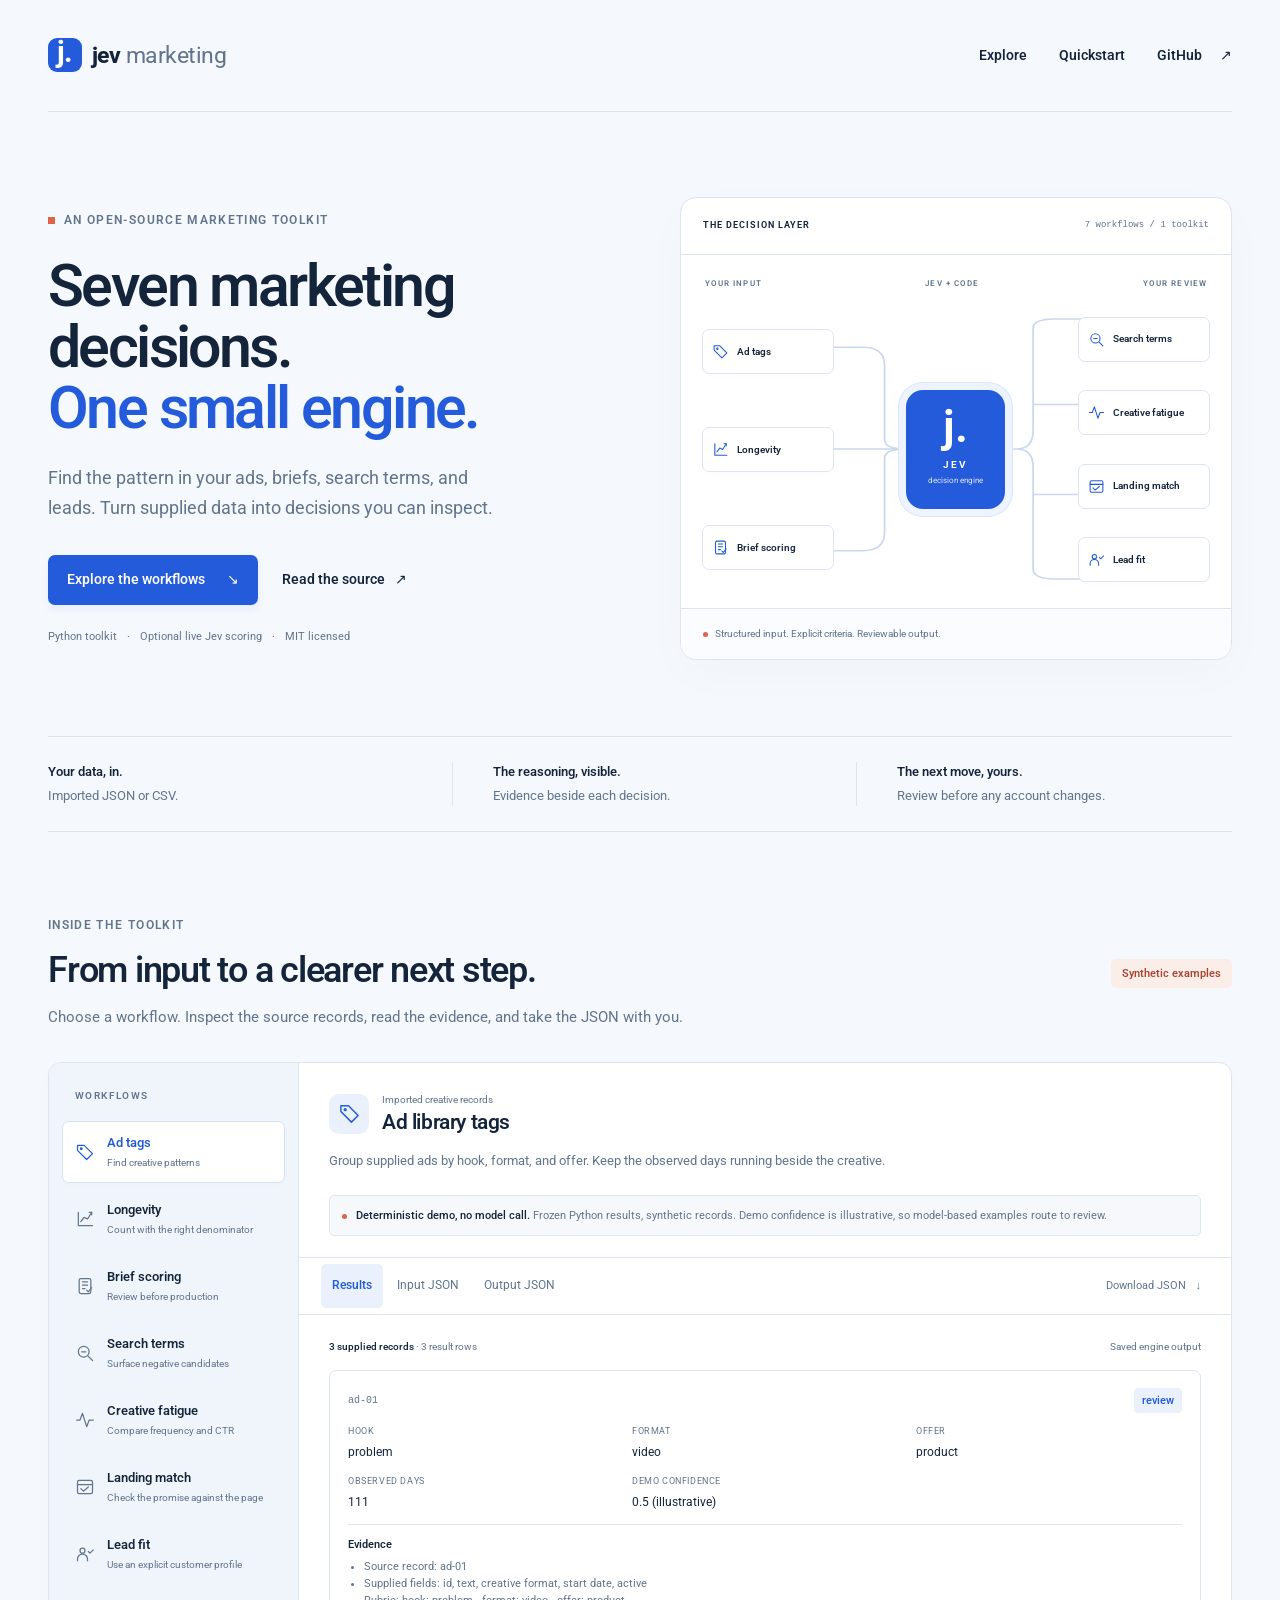
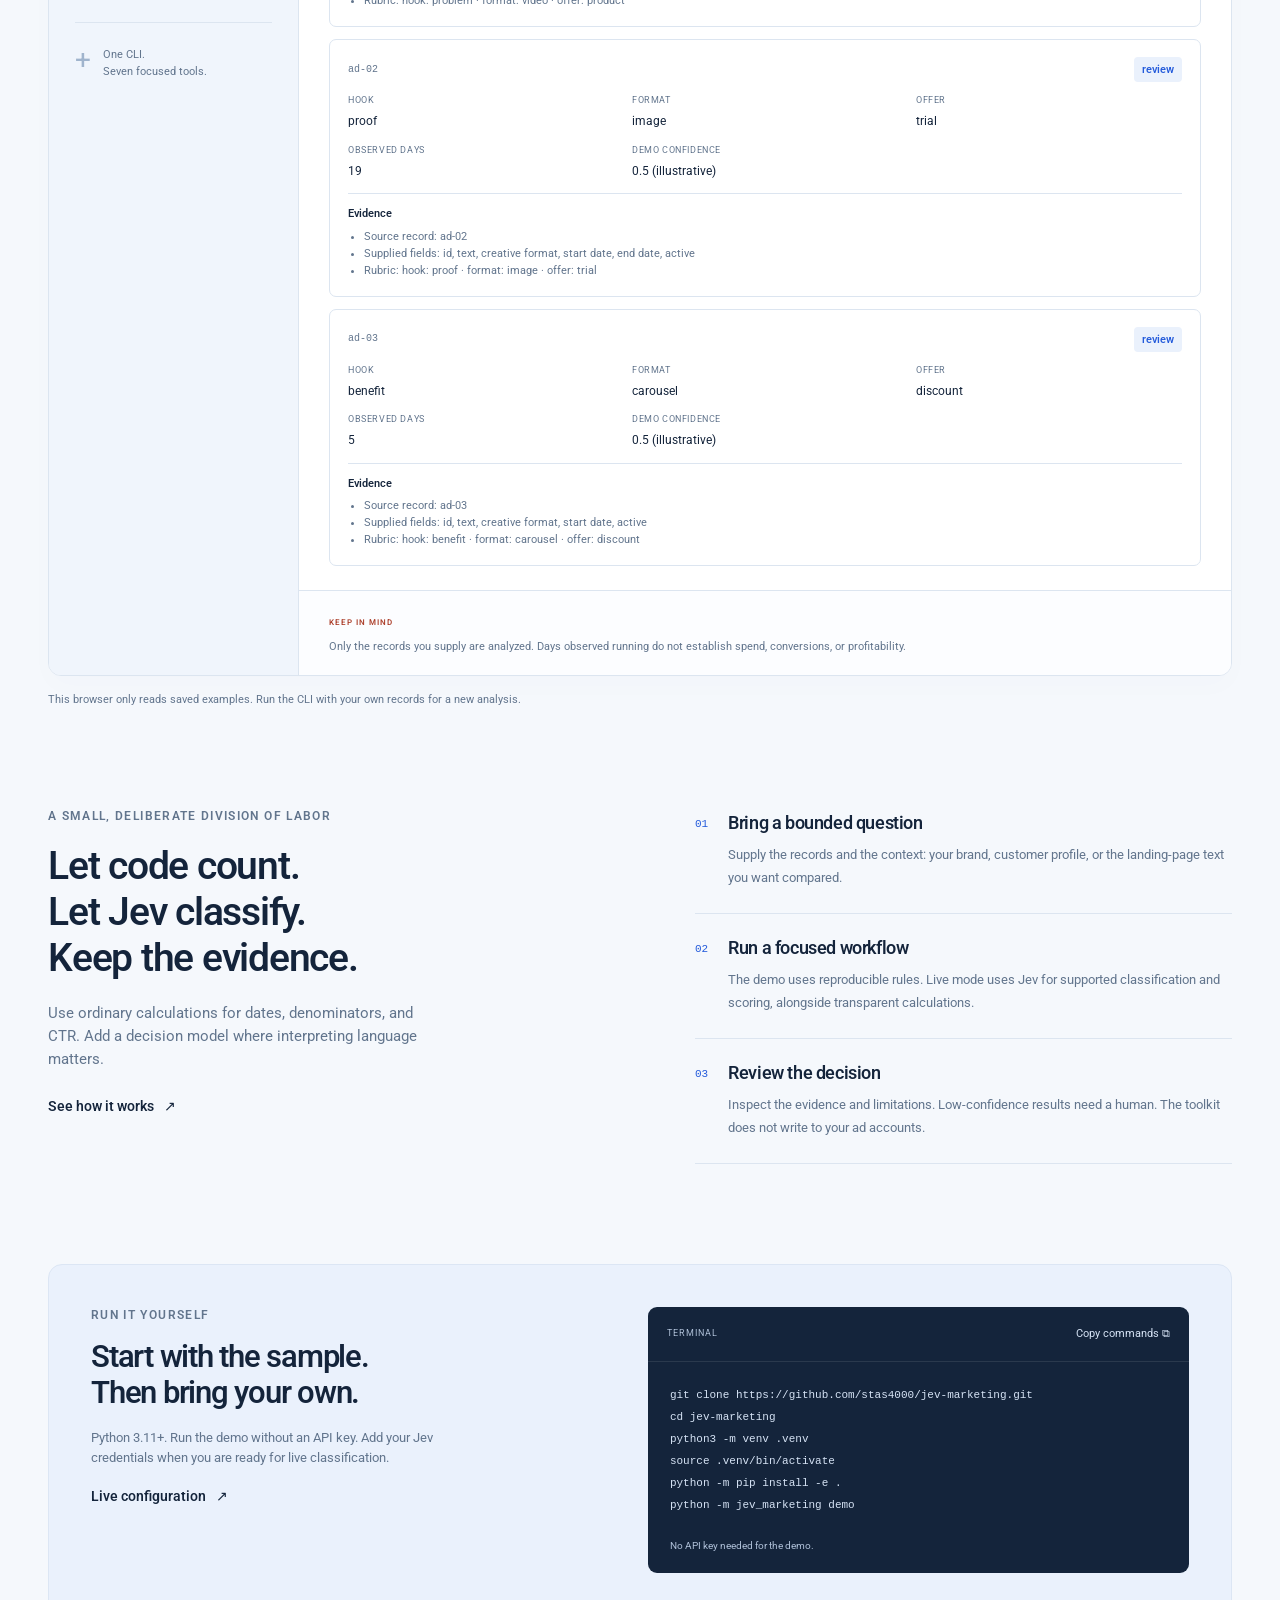
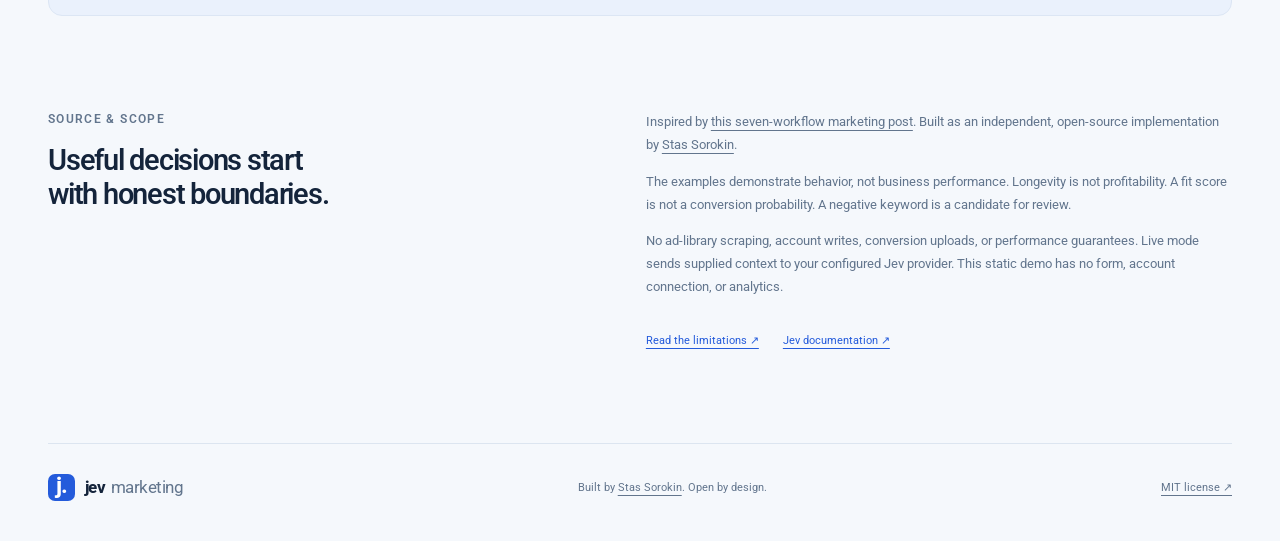
<file: docs/index.html>
<!doctype html>
<html lang="en">
<head>
  <meta charset="utf-8">
  <meta name="viewport" content="width=device-width, initial-scale=1">
  <meta name="description" content="Seven inspectable marketing workflows. An open-source Python toolkit with an optional Jev decision engine and a reproducible, synthetic demo.">
  <meta name="theme-color" content="#f5f8fc">
  <meta property="og:title" content="Jev Marketing · Seven marketing decisions. One small engine.">
  <meta property="og:description" content="From ad tags to lead fit. Explore seven reproducible marketing workflows, with every input and decision in view.">
  <title>Jev Marketing · Seven marketing decisions. One small engine.</title>
  <link rel="preconnect" href="https://fonts.googleapis.com">
  <link rel="preconnect" href="https://fonts.gstatic.com" crossorigin>
  <link href="https://fonts.googleapis.com/css2?family=Roboto:wght@400;450;500;550;600;650;700;750&display=swap" rel="stylesheet">
  <link rel="stylesheet" href="style.css">
  <script src="app.js" defer></script>
</head>
<body>
<a class="skip" href="#workbench">Skip to the examples</a>
<header class="site-header wrap">
  <a class="brand" href="./" aria-label="Jev Marketing home"><span class="brand-mark" aria-hidden="true">j.</span>jev<span class="brand-product">marketing</span></a>
  <nav aria-label="Main navigation"><a href="#workbench">Explore</a><a href="#quickstart">Quickstart</a><a class="source-link" href="https://github.com/stas4000/jev-marketing">GitHub <span aria-hidden="true">↗</span></a></nav>
</header>
<main>
  <section class="hero wrap" aria-labelledby="hero-title">
    <div class="hero-copy">
      <p class="eyebrow"><span class="tiny-square"></span> An open-source marketing toolkit</p>
      <h1 id="hero-title">Seven marketing<br>decisions.<br><span>One small engine.</span></h1>
      <p class="hero-description">Find the pattern in your ads, briefs, search terms, and leads. Turn supplied data into decisions you can inspect.</p>
      <div class="hero-actions"><a href="#workbench" class="button primary">Explore the workflows <span aria-hidden="true">↘</span></a><a href="https://github.com/stas4000/jev-marketing" class="text-link">Read the source <span aria-hidden="true">↗</span></a></div>
      <p class="hero-footnote">Python toolkit <span>·</span> Optional live Jev scoring <span>·</span> MIT licensed</p>
    </div>
    <div class="engine-map" aria-label="Seven workflows share one decision engine">
      <div class="map-caption"><span>THE DECISION LAYER</span><span class="mono">7 workflows / 1 toolkit</span></div>
      <div class="map-flow"><span>YOUR INPUT</span><span>JEV + CODE</span><span>YOUR REVIEW</span></div>
      <div class="map-circuit">
        <svg class="wires" viewBox="0 0 500 350" preserveAspectRatio="none" aria-hidden="true"><path d="M130 63 H165 Q185 63 185 83 V165 Q185 175 205 175 H245 M130 175 H205 M130 287 H165 Q185 287 185 267 V185 Q185 175 205 175 M275 175 H305 Q320 175 320 155 V42 Q320 32 340 32 H370 M320 126 H370 M320 225 H370 M305 175 Q320 175 320 195 V307 Q320 318 340 318 H370"/></svg>
        <div class="map-column map-left">
          <a class="map-node" href="#workbench" data-workflow="ad_tags"><span class="node-icon" data-icon="ad_tags"></span><span>Ad tags</span></a>
          <a class="map-node" href="#workbench" data-workflow="survival"><span class="node-icon" data-icon="survival"></span><span>Longevity</span></a>
          <a class="map-node" href="#workbench" data-workflow="briefs"><span class="node-icon" data-icon="briefs"></span><span>Brief scoring</span></a>
        </div>
        <div class="engine-core"><span class="core-letter">j.</span><span class="core-name">JEV</span><span class="core-caption">decision engine</span></div>
        <div class="map-column map-right">
          <a class="map-node" href="#workbench" data-workflow="search_terms"><span class="node-icon" data-icon="search_terms"></span><span>Search terms</span></a>
          <a class="map-node" href="#workbench" data-workflow="fatigue"><span class="node-icon" data-icon="fatigue"></span><span>Creative fatigue</span></a>
          <a class="map-node" href="#workbench" data-workflow="landing_match"><span class="node-icon" data-icon="landing_match"></span><span>Landing match</span></a>
          <a class="map-node" href="#workbench" data-workflow="leads"><span class="node-icon" data-icon="leads"></span><span>Lead fit</span></a>
        </div>
      </div>
      <div class="map-footer"><span class="map-dot"></span> Structured input. Explicit criteria. Reviewable output.</div>
    </div>
  </section>
  <div class="principles wrap"><p><b>Your data, in.</b><span>Imported JSON or CSV.</span></p><p><b>The reasoning, visible.</b><span>Evidence beside each decision.</span></p><p><b>The next move, yours.</b><span>Review before any account changes.</span></p></div>
  <section class="workbench-section wrap" id="workbench" aria-labelledby="workbench-title">
    <div class="section-heading"><div><p class="eyebrow">Inside the toolkit</p><h2 id="workbench-title">From input to a clearer next step.</h2></div><span class="sample-badge">Synthetic examples</span></div>
    <p class="section-description">Choose a workflow. Inspect the source records, read the evidence, and take the JSON with you.</p>
    <div class="workbench">
      <aside class="workflow-sidebar"><p class="sidebar-label">WORKFLOWS</p><div id="workflow-picker" aria-label="Choose a workflow"></div><div class="sidebar-note"><span class="small-cross" aria-hidden="true">+</span><p>One CLI.<br>Seven focused tools.</p></div></aside>
      <div class="workspace">
        <div class="workspace-heading"><div class="workspace-title-row"><span class="workspace-icon" id="workspace-icon" aria-hidden="true"></span><div><p class="workspace-kicker" id="workflow-kicker">Imported creative records</p><h3 id="workflow-title">Ad library tags</h3></div></div><p id="workflow-description">Group supplied ads by their hook, format, and offer.</p></div>
        <div class="demo-notice"><span class="notice-dot"></span><span><b>Deterministic demo, no model call.</b> Frozen Python results, synthetic records. Demo confidence is illustrative, so model-based examples route to review.</span></div>
        <div class="workspace-toolbar"><div class="view-tabs" role="group" aria-label="Example view"><button type="button" id="view-results" data-view="results" aria-pressed="true">Results</button><button type="button" id="view-input" data-view="input" aria-pressed="false">Input JSON</button><button type="button" id="view-output" data-view="output" aria-pressed="false">Output JSON</button></div><button class="download" id="download-json" type="button">Download JSON <span aria-hidden="true">↓</span></button></div>
        <div id="example-content" class="example-content" aria-live="polite"><p>Loading the saved examples…</p></div>
        <div class="workflow-boundary"><span class="boundary-label">KEEP IN MIND</span><p id="workflow-boundary"></p></div>
      </div>
    </div>
    <p class="workbench-caption">This browser only reads saved examples. Run the CLI with your own records for a new analysis.</p>
    <noscript><p>JavaScript is needed for the interactive workbench. <a href="data.json">Download all saved inputs and outputs</a> or <a href="https://github.com/stas4000/jev-marketing/tree/main/examples">browse the fixtures on GitHub</a>.</p></noscript>
  </section>
  <section class="method-section wrap" id="method" aria-labelledby="method-title">
    <div class="method-intro"><p class="eyebrow">A small, deliberate division of labor</p><h2 id="method-title">Let code count.<br>Let Jev classify.<br>Keep the evidence.</h2><p>Use ordinary calculations for dates, denominators, and CTR. Add a decision model where interpreting language matters.</p><a class="text-link" href="https://github.com/stas4000/jev-marketing/tree/main/jev_marketing">See how it works <span aria-hidden="true">↗</span></a></div>
    <div class="method-steps"><article><span class="step-index">01</span><div><h3>Bring a bounded question</h3><p>Supply the records and the context: your brand, customer profile, or the landing-page text you want compared.</p></div></article><article><span class="step-index">02</span><div><h3>Run a focused workflow</h3><p>The demo uses reproducible rules. Live mode uses Jev for supported classification and scoring, alongside transparent calculations.</p></div></article><article><span class="step-index">03</span><div><h3>Review the decision</h3><p>Inspect the evidence and limitations. Low-confidence results need a human. The toolkit does not write to your ad accounts.</p></div></article></div>
  </section>
  <section class="quickstart wrap" id="quickstart" aria-labelledby="quickstart-title"><div><p class="eyebrow">Run it yourself</p><h2 id="quickstart-title">Start with the sample.<br>Then bring your own.</h2><p>Python 3.11+. Run the demo without an API key. Add your Jev credentials when you are ready for live classification.</p><a class="text-link" href="https://github.com/stas4000/jev-marketing#live-jev">Live configuration <span aria-hidden="true">↗</span></a></div><div class="terminal"><div class="terminal-heading"><span>TERMINAL</span><button type="button" id="copy-command">Copy commands <span aria-hidden="true">⧉</span></button></div><pre><code id="install-command">git clone https://github.com/stas4000/jev-marketing.git
cd jev-marketing
python3 -m venv .venv
source .venv/bin/activate
python -m pip install -e .
python -m jev_marketing demo</code></pre><p id="copy-status" role="status">No API key needed for the demo.</p></div></section>
  <section class="provenance wrap" aria-labelledby="provenance-title"><div><p class="eyebrow">Source &amp; scope</p><h2 id="provenance-title">Useful decisions start<br>with honest boundaries.</h2></div><div><p>Inspired by <a href="https://x.com/korzhov_dm/status/2101438112693948495">this seven-workflow marketing post</a>. Built as an independent, open-source implementation by <a href="https://github.com/stas4000">Stas Sorokin</a>.</p><p>The examples demonstrate behavior, not business performance. Longevity is not profitability. A fit score is not a conversion probability. A negative keyword is a candidate for review.</p><p>No ad-library scraping, account writes, conversion uploads, or performance guarantees. Live mode sends supplied context to your configured Jev provider. This static demo has no form, account connection, or analytics.</p><div class="provenance-links"><a href="https://github.com/stas4000/jev-marketing#limitations">Read the limitations ↗</a><a href="https://docs.typesafe.ai">Jev documentation ↗</a></div></div></section>
</main>
<footer class="wrap"><a class="brand" href="./"><span class="brand-mark" aria-hidden="true">j.</span>jev<span class="brand-product">marketing</span></a><p>Built by <a href="https://github.com/stas4000">Stas Sorokin</a>. Open by design.</p><a href="https://github.com/stas4000/jev-marketing/blob/main/LICENSE">MIT license ↗</a></footer>
</body>
</html>
</file>
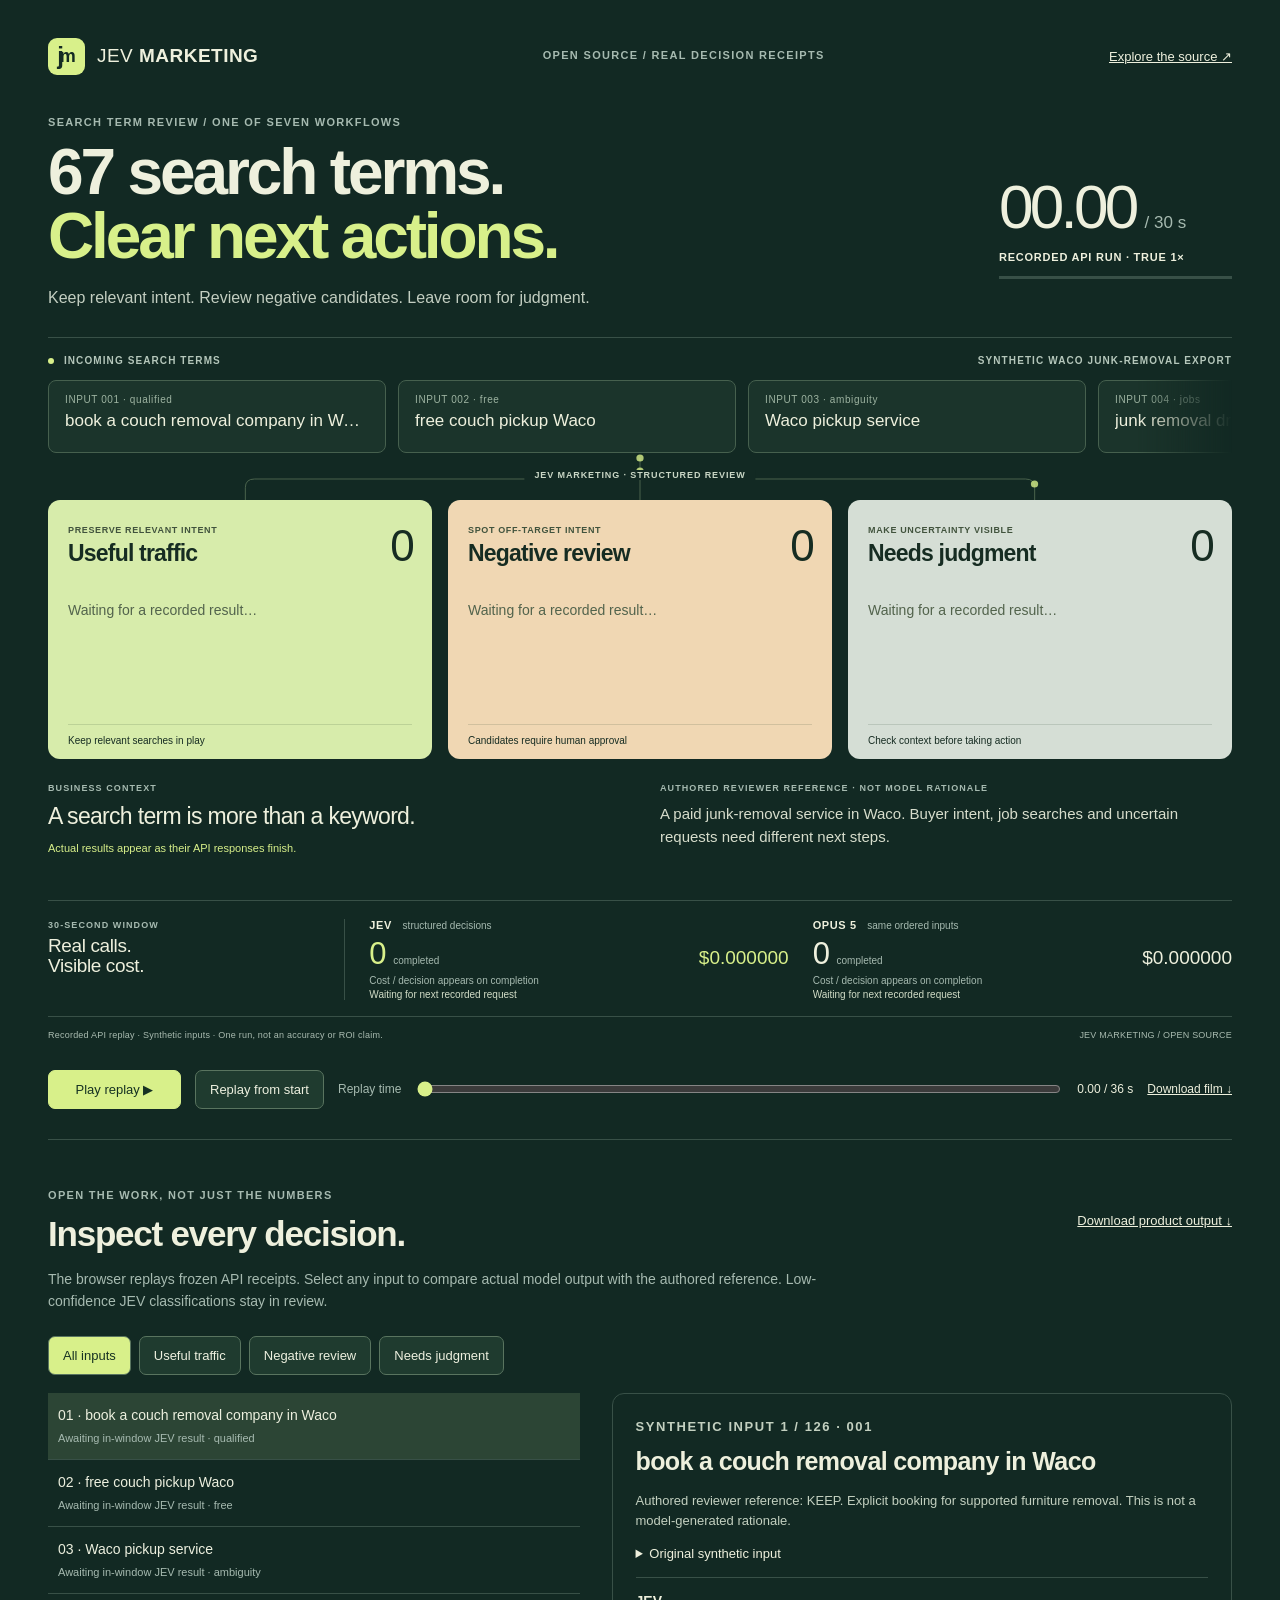
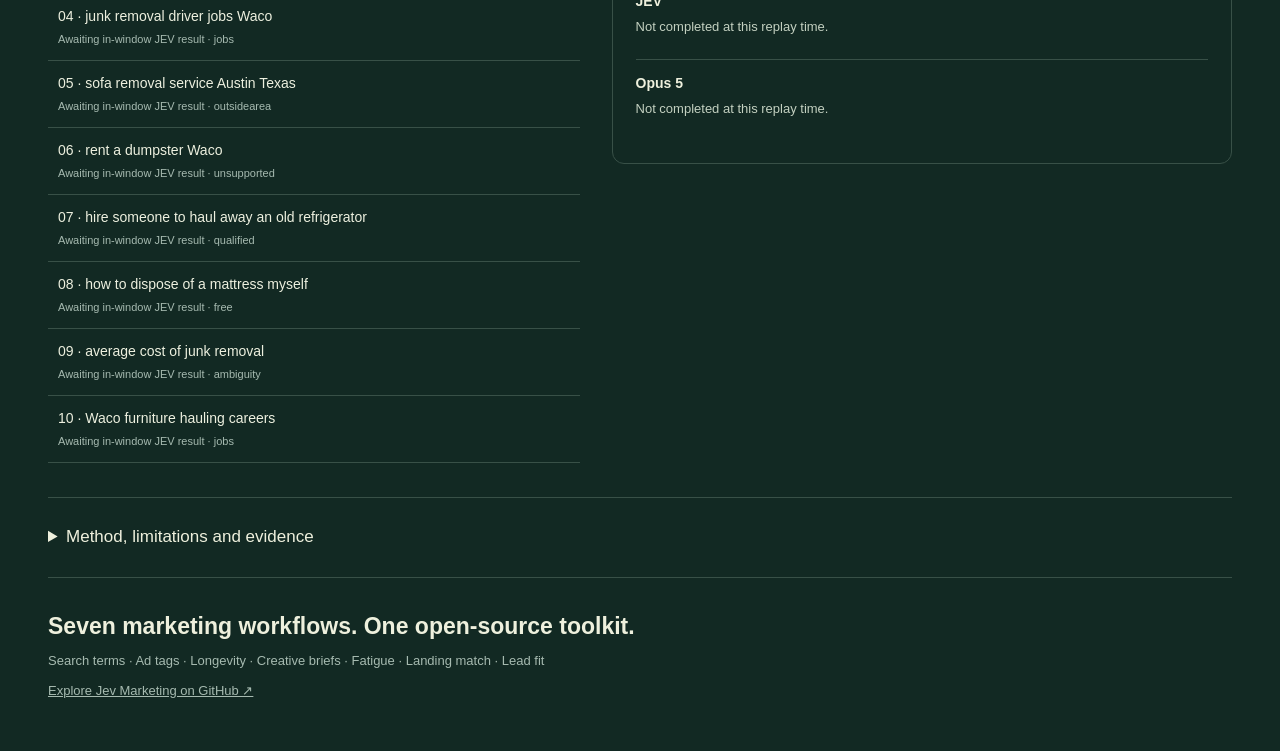
<file: docs/race/index.html>
<!doctype html>
<html lang="en"><head><meta charset="utf-8"><meta name="viewport" content="width=device-width,initial-scale=1"><meta name="theme-color" content="#122923"><title>Jev Marketing | From search terms to next actions</title><meta name="description" content="An open-source marketing toolkit. Watch a recorded 30-second search-term review, inspect every decision, and download the evidence."><link rel="stylesheet" href="style.css"></head>
<body><main>
<header class="masthead"><a class="brand" href="https://github.com/stas4000/jev-marketing"><span class="brand-mark" aria-hidden="true">j<span>m</span></span><span>JEV <strong>MARKETING</strong></span></a><span class="edition">OPEN SOURCE / REAL DECISION RECEIPTS</span><a class="source-link" href="https://github.com/stas4000/jev-marketing">Explore the source ↗</a></header>
<div id="loading" role="status">Loading recorded API evidence…</div>
<div id="experience" hidden>

<section class="hero"><div><p class="eyebrow" id="eyebrow">SEARCH TERM REVIEW / ONE OF SEVEN WORKFLOWS</p><h1 id="headline">Noisy search terms.<br><em>Clear next actions.</em></h1><p id="subhead">Keep relevant intent. Review negative candidates. Leave room for judgment.</p></div><div class="clock-block"><div><strong id="clock">00.00</strong><span>/ 30 s</span></div><p id="clock-label">RECORDED API RUN · TRUE 1×</p><div class="clock-track"><i id="clock-progress"></i></div></div></section>
<section class="workspace" aria-label="Search-term review workflow">
<div id="workflow">
<div class="input-heading"><span><i class="live-dot"></i> INCOMING SEARCH TERMS</span><span>SYNTHETIC WACO JUNK-REMOVAL EXPORT</span></div>
<div class="input-window"><div id="input-track" class="input-track"></div></div>
<div class="routing"><svg viewBox="0 0 1296 48" preserveAspectRatio="none" aria-hidden="true"><path d="M648 0V14 Q648 24 638 24 H226 Q216 24 216 34 V48 M648 14V48 M648 14 Q648 24 658 24 H1070 Q1080 24 1080 34 V48"/><circle id="packet-keep" r="4"/><circle id="packet-negative_candidate" r="4"/><circle id="packet-review" r="4"/></svg><span>JEV MARKETING · STRUCTURED REVIEW</span></div>
<div class="queues">
<article class="queue keep"><div class="queue-top"><div><p class="eyebrow">PRESERVE RELEVANT INTENT</p><h2>Useful traffic</h2></div><strong id="count-keep">0</strong></div><div class="queue-feed" id="feed-keep"></div><p class="queue-foot">Keep relevant searches in play</p></article>
<article class="queue negative_candidate"><div class="queue-top"><div><p class="eyebrow">SPOT OFF-TARGET INTENT</p><h2>Negative review</h2></div><strong id="count-negative_candidate">0</strong></div><div class="queue-feed" id="feed-negative_candidate"></div><p class="queue-foot">Candidates require human approval</p></article>
<article class="queue review"><div class="queue-top"><div><p class="eyebrow">MAKE UNCERTAINTY VISIBLE</p><h2>Needs judgment</h2></div><strong id="count-review">0</strong></div><div class="queue-feed" id="feed-review"></div><p class="queue-foot">Check context before taking action</p></article>
</div>
<div class="reference" id="reference"><div><p class="eyebrow" id="focus-label">BUSINESS CONTEXT</p><h3 id="focus-query">A search term is more than a keyword.</h3><span id="focus-decision">Actual results appear as their API responses finish.</span></div><div><p class="eyebrow">AUTHORED REVIEWER REFERENCE · NOT MODEL RATIONALE</p><p id="focus-reason">A paid junk-removal service in Waco. Buyer intent, job searches and uncertain requests need different next steps.</p></div></div>
</div>
<div id="outcome" hidden><p class="eyebrow">THE OUTPUT / 30 SECONDS OF RECORDED WORK</p><h2 id="outcome-title">Your next review.<br><em>Already organized.</em></h2><div class="outcome-counts"><div><strong id="out-keep"></strong><span>relevant searches kept</span></div><div><strong id="out-negative_candidate"></strong><span>negative-keyword candidates</span></div><div><strong id="out-review"></strong><span>need human review</span></div></div><p id="disagreement-note"></p><p>Negative candidates stay in human review. No ad account changes.</p><div class="outcome-cta"><strong>JEV MARKETING <span>OPEN SOURCE</span></strong><span>github.com/stas4000/jev-marketing ↗</span></div></div>
</section>
<section class="evidence-bar" aria-label="Recorded throughput and API cost"><div class="metric-intro"><p class="eyebrow">30-SECOND WINDOW</p><strong>Real calls.<br>Visible cost.</strong></div><div class="model-metric jev"><p>JEV <span>structured decisions</span></p><div><strong id="jev-count">0</strong><span>completed</span><b id="jev-cost">$0.000000</b></div><small id="jev-unit">Cost / decision appears on completion</small><small class="active-query" id="jev-active">Waiting for recorded request</small></div><div class="model-metric opus"><p>OPUS 5 <span>same ordered inputs</span></p><div><strong id="opus-count">0</strong><span>completed</span><b id="opus-cost">$0.000000</b></div><small id="opus-unit">Cost / decision appears on completion</small><small class="active-query" id="opus-active">Waiting for recorded request</small></div></section>
<p class="film-foot"><span>Recorded API replay · Synthetic inputs · One run, not an accuracy or ROI claim.</span><span>JEV MARKETING / OPEN SOURCE</span></p>

<section class="controls" aria-label="Replay controls"><button type="button" id="play">Play replay ▶</button><button type="button" id="restart">Replay from start</button><label for="timeline">Replay time</label><input id="timeline" type="range" min="0" max="36" step="0.001" value="0"><output id="time" for="timeline">0.00 / 36 s</output><a href="jev-marketing-race.mp4" download>Download film ↓</a></section>
<section class="inspect-section"><div class="section-heading"><div><p class="eyebrow">OPEN THE WORK, NOT JUST THE NUMBERS</p><h2>Inspect every decision.</h2></div><a id="export" href="product-output.json" download>Download product output ↓</a></div><p class="inspect-note">The browser replays frozen API receipts. Select any input to compare actual model output with the authored reference. Low-confidence JEV classifications stay in review.</p><div class="filters" role="group" aria-label="Filter product queue"><button data-filter="all" aria-pressed="true">All inputs</button><button data-filter="keep" aria-pressed="false">Useful traffic</button><button data-filter="negative_candidate" aria-pressed="false">Negative review</button><button data-filter="review" aria-pressed="false">Needs judgment</button></div><div class="inspector"><div id="records" class="records"></div><article class="inspection"><p class="eyebrow" id="selected-position"></p><h3 id="selected-title"></h3><p id="selected-reference"></p><details><summary>Original synthetic input</summary><pre id="selected-input"></pre></details><div id="selected-results"></div></article></div></section>
<details class="method"><summary>Method, limitations and evidence</summary><div id="method-details"></div><p><a href="benchmark.json" download>Download recorded benchmark JSON ↓</a> · <a href="https://github.com/stas4000/jev-marketing">Read the product source ↗</a></p></details>
<footer class="page-footer"><strong>Seven marketing workflows. One open-source toolkit.</strong><p>Search terms · Ad tags · Longevity · Creative briefs · Fatigue · Landing match · Lead fit</p><a href="https://github.com/stas4000/jev-marketing">Explore Jev Marketing on GitHub ↗</a></footer>
</div></main><script src="app.js"></script></body></html>
</file>
<file: docs/style.css>
:root{--canvas:#f5f8fc;--ink:#14243b;--blue:#245bdb;--muted:#62758d;--coral:#df6348;--line:#dce5f0;--soft:#eaf1fc;--white:#fff;font-family:Roboto,Arial,sans-serif;color:var(--ink);background:var(--canvas);font-synthesis:none}
*{box-sizing:border-box}body{margin:0;font-size:16px;line-height:1.55;-webkit-font-smoothing:antialiased}a{color:inherit;text-underline-offset:4px}button{font:inherit;cursor:pointer;color:inherit}a,button{-webkit-tap-highlight-color:transparent;touch-action:manipulation}button:active,.button:active{filter:brightness(.92)}:focus-visible{outline:3px solid var(--blue);outline-offset:4px}h1,h2,h3,p{margin:0}button,a{scroll-margin:24px}section{scroll-margin-top:24px}.wrap{width:min(1240px,calc(100% - 96px));margin-inline:auto}.mono,code,pre,.step-index{font-family:ui-monospace,SFMono-Regular,Consolas,monospace}.skip{position:absolute;left:20px;top:-80px;z-index:5;background:var(--ink);color:white;padding:12px}.skip:focus{top:10px}.site-header{height:112px;display:flex;align-items:center;justify-content:space-between;border-bottom:1px solid var(--line)}.brand{display:inline-flex;align-items:center;gap:10px;text-decoration:none;font-weight:750;font-size:23px;letter-spacing:-.7px}.brand-mark{display:grid;place-items:center;width:34px;height:34px;border-radius:9px;background:var(--blue);color:white;font-size:29px;line-height:1;padding-bottom:5px}.brand-product{font-weight:400;letter-spacing:-.5px;margin-left:-4px;color:var(--muted)}nav{display:flex;align-items:center;gap:32px;font-size:14px;font-weight:550}nav a{display:inline-flex;align-items:center;min-height:44px;text-decoration:none}nav a:hover,.text-link:hover{color:var(--blue)}.source-link{gap:18px}.hero{display:grid;grid-template-columns:1.05fr 1fr;gap:52px;align-items:center;padding-block:85px 76px}.eyebrow{font-size:12px;line-height:1.4;letter-spacing:1.35px;text-transform:uppercase;font-weight:600;color:var(--muted)}.hero .eyebrow{display:flex;align-items:center;gap:9px;margin-bottom:26px}.tiny-square{width:7px;height:7px;background:var(--coral)}h1{font-size:clamp(42px,4.6vw,66px);line-height:1.04;letter-spacing:-2.6px;font-weight:550}h1 span{color:var(--blue)}.hero-description{font-size:18px;line-height:1.65;max-width:445px;color:var(--muted);margin-top:25px}.hero-actions{display:flex;align-items:center;gap:24px;margin-top:32px}.button{display:inline-flex;align-items:center;justify-content:center;gap:22px;min-height:50px;padding:11px 19px;border-radius:7px;text-decoration:none;font-size:14px;font-weight:550}.primary{color:white;background:var(--blue);box-shadow:0 4px 8px #245bdb12}.text-link{font-size:14px;font-weight:550;text-decoration:none;display:inline-flex;align-items:center;gap:10px;min-height:44px}.hero-footnote{font-size:11px;color:var(--muted);margin-top:23px}.hero-footnote span{padding-inline:7px}.engine-map{border:1px solid var(--line);border-radius:16px;background:var(--white);box-shadow:0 14px 45px #18366006;overflow:hidden}.map-caption{display:flex;justify-content:space-between;gap:12px;padding:21px 22px;border-bottom:1px solid var(--line);font-size:9px;font-weight:650;letter-spacing:1px}.map-caption .mono{font-weight:400;color:var(--muted);letter-spacing:0}.map-flow{display:flex;justify-content:space-between;padding:23px 24px 0;font-size:8px;font-weight:600;letter-spacing:1.1px;color:var(--muted)}.map-circuit{height:318px;position:relative;display:flex;align-items:center;justify-content:space-between;padding:12px 21px}.wires{position:absolute;inset:0;width:100%;height:100%;fill:none;stroke:#c9d8ed;stroke-width:1.6}.map-column{display:flex;flex-direction:column;justify-content:space-around;height:100%;width:132px;z-index:1}.map-node{display:flex;align-items:center;gap:8px;padding:10px 9px;background:white;border:1px solid var(--line);border-radius:7px;box-shadow:0 3px 5px #17315003;font-size:10px;font-weight:550;text-decoration:none;min-height:45px}.map-node:hover{border-color:var(--blue);color:var(--blue)}.node-icon{color:var(--blue);display:flex}.node-icon svg{width:17px;height:17px}.engine-core{background:var(--blue);color:white;z-index:1;border-radius:17px;width:99px;height:119px;display:flex;align-items:center;flex-direction:column;justify-content:center;box-shadow:0 0 0 7px #edf3ff,0 0 0 8px #dbe6fb}.core-letter{font-size:45px;font-weight:650;line-height:1;margin-top:-7px}.core-name{font-size:10px;font-weight:650;letter-spacing:2px;margin-top:8px}.core-caption{font-size:8px;color:#dbe7ff;margin-top:3px}.map-footer{display:flex;align-items:center;gap:7px;padding:17px 22px;background:#fbfcff;border-top:1px solid var(--line);font-size:10px;color:var(--muted)}.map-dot{width:5px;height:5px;background:var(--coral);border-radius:50%}.principles{display:grid;grid-template-columns:repeat(3,1fr);border-block:1px solid var(--line);padding-block:25px;gap:28px}.principles p{display:flex;flex-direction:column;gap:4px;font-size:13px}.principles p:not(:first-child){border-left:1px solid var(--line);padding-left:40px}.principles b{font-weight:550}.principles span{color:var(--muted)}.workbench-section{padding-block:85px 0}.section-heading{display:flex;align-items:flex-end;justify-content:space-between;gap:20px}.section-heading .eyebrow{margin-bottom:15px}h2{font-size:36px;line-height:1.18;letter-spacing:-1.25px;font-weight:550}.sample-badge{white-space:nowrap;color:#ad422e;background:#fbedE8;padding:6px 11px;border-radius:5px;font-size:11px;font-weight:550;margin-bottom:3px}.section-description{margin-top:15px;color:var(--muted);font-size:15px}.workbench{display:grid;grid-template-columns:250px minmax(0,1fr);margin-top:32px;border:1px solid var(--line);border-radius:13px;overflow:hidden;background:white;box-shadow:0 10px 28px #173b6204}.workflow-sidebar{padding:25px 13px;background:#f0f5fc;border-right:1px solid var(--line)}.sidebar-label{font-size:10px;letter-spacing:1.4px;color:var(--muted);margin:0 13px 18px;font-weight:600}#workflow-picker{display:grid;gap:5px}.workflow-button{border:1px solid transparent;background:transparent;border-radius:7px;text-align:left;width:100%;min-height:62px;display:flex;align-items:center;padding:10px 12px;gap:12px}.workflow-button .picker-icon{display:flex;color:var(--muted)}.workflow-button svg{width:20px;height:20px}.workflow-button strong{font-weight:550;font-size:13px;display:block}.workflow-button small{font-size:10px;display:block;color:var(--muted);margin-top:2px}.workflow-button[aria-pressed=true]{background:white;border-color:#d5e2f6;box-shadow:0 3px 7px #223f6c04;color:var(--blue)}.workflow-button[aria-pressed=true] .picker-icon{color:var(--blue)}.workflow-button:hover{background:#e6eefb}.workflow-button[aria-pressed=true]:hover{background:white}.sidebar-note{margin:37px 13px 2px;padding-top:23px;border-top:1px solid #dce5f0;display:flex;gap:12px;color:var(--muted);font-size:11px}.small-cross{font-size:28px;line-height:1;font-weight:400;color:#a0b4cd}.workspace{min-width:0}.workspace-heading{padding:29px 30px 23px}.workspace-title-row{display:flex;align-items:center;gap:13px}.workspace-icon{width:40px;height:40px;background:var(--soft);color:var(--blue);border-radius:10px;display:grid;place-items:center}.workspace-icon svg{width:23px;height:23px}.workspace-kicker{font-size:10px;color:var(--muted);margin-bottom:2px}h3{font-size:21px;line-height:1.25;letter-spacing:-.4px;font-weight:550}.workspace-heading>p{color:var(--muted);font-size:13px;margin-top:16px;max-width:680px}.demo-notice{display:flex;align-items:baseline;gap:9px;margin:0 30px 21px;padding:11px 12px;background:#f6f8fc;border:1px solid var(--line);border-radius:5px;font-size:11px;color:var(--muted)}.demo-notice b{color:var(--ink);font-weight:500}.notice-dot{height:5px;width:5px;flex-shrink:0;background:var(--coral);border-radius:50%}.workspace-toolbar{display:flex;justify-content:space-between;align-items:center;gap:12px;border-block:1px solid var(--line);padding:6px 22px}.view-tabs{display:flex;gap:3px}.view-tabs button{border:0;background:transparent;padding:9px 11px;min-height:44px;font-size:12px;color:var(--muted);border-radius:5px}.view-tabs button[aria-pressed=true]{background:var(--soft);color:var(--blue);font-weight:550}.download{display:inline-flex;align-items:center;gap:10px;border:0;background:transparent;min-height:44px;font-size:11px;padding:6px 8px;color:var(--muted)}.download:hover{color:var(--blue)}.example-content{padding:24px 30px;min-height:330px}.result-meta{display:flex;align-items:center;justify-content:space-between;gap:12px;color:var(--muted);font-size:10px;margin-bottom:16px}.result-meta strong{color:var(--ink);font-weight:500}.result-card{border:1px solid var(--line);border-radius:7px;margin-top:12px;padding:17px 18px}.result-card:first-of-type{margin-top:0}.result-heading{display:flex;align-items:center;justify-content:space-between;gap:12px;margin-bottom:12px}.record-id{font-family:ui-monospace,monospace;font-size:10px;color:var(--muted)}.decision{font-size:11px;color:var(--blue);font-weight:550;border-radius:4px;padding:4px 8px;background:var(--soft)}.result-fields{display:grid;grid-template-columns:repeat(3,minmax(0,1fr));gap:13px 18px}.field{min-width:0}.field dt{color:var(--muted);font-size:9px;text-transform:uppercase;letter-spacing:.6px;margin-bottom:4px}.field dd{font-size:12px;margin:0;overflow-wrap:anywhere}.result-fields dl{margin:0}.evidence{font-size:11px;color:var(--muted);margin-top:13px;border-top:1px solid var(--line);padding-top:11px;overflow-wrap:anywhere}.evidence b{font-weight:550;color:var(--ink)}.evidence ul{margin:5px 0 0;padding-left:16px}.result-summary{font-size:11px;color:var(--muted);padding:14px;background:#f6f9fd;border-radius:6px;margin-top:16px;overflow-wrap:anywhere}.result-summary h4{margin:0 0 8px;font-size:11px;color:var(--ink);font-weight:550}.json-view{font-size:11px;line-height:1.75;margin:0;white-space:pre-wrap;overflow-wrap:anywhere;max-height:610px;overflow:auto;background:#f7faff;padding:18px;border-radius:5px;tab-size:2}.workflow-boundary{padding:17px 30px 20px;border-top:1px solid var(--line);background:#fcfdff}.boundary-label{font-size:8px;letter-spacing:1px;font-weight:600;color:#ad422e}.workflow-boundary p{margin-top:5px;font-size:11px;color:var(--muted)}.workbench-caption{font-size:11px;color:var(--muted);margin-top:15px}.method-section{display:grid;grid-template-columns:1fr 1fr;gap:110px;padding-block:100px}.method-intro h2{margin-top:18px;font-size:39px}.method-intro>p:not(.eyebrow){color:var(--muted);font-size:15px;max-width:400px;margin:21px 0 13px}.method-steps article{display:flex;gap:20px;padding:23px 0;border-bottom:1px solid var(--line)}.method-steps article:first-child{padding-top:4px}.step-index{color:var(--blue);font-size:11px;padding-top:4px}.method-steps h3{font-size:18px}.method-steps p{font-size:13px;color:var(--muted);margin-top:10px;line-height:1.75}.quickstart{display:grid;grid-template-columns:1fr 1.1fr;gap:65px;border:1px solid #dce6f4;border-radius:14px;background:#eaf1fc;padding:42px}.quickstart h2{font-size:31px;margin-top:15px}.quickstart>div>p:not(.eyebrow){font-size:13px;max-width:380px;color:var(--muted);margin:16px 0 7px}.terminal{background:var(--ink);color:#d6e3f5;border-radius:9px;overflow:hidden;min-width:0}.terminal-heading{display:flex;align-items:center;justify-content:space-between;border-bottom:1px solid #ffffff18;padding:5px 19px;gap:16px;font-size:9px;letter-spacing:1px;color:#aebfd7}.terminal button{border:0;background:transparent;color:#d6e3f5;padding:8px 0;min-height:44px;font-size:11px;letter-spacing:0}.terminal pre{padding:22px;margin:0;font-size:11px;line-height:2;white-space:pre-wrap;overflow-wrap:anywhere}.terminal #copy-status{font-size:10px;margin:0;padding:0 22px 20px;color:#aebfd7;max-width:none}.provenance{display:grid;grid-template-columns:1fr 1.1fr;gap:65px;padding-block:95px 80px}.provenance h2{font-size:29px;margin-top:15px}.provenance>div>p:not(.eyebrow){font-size:13px;color:var(--muted);margin-bottom:14px;line-height:1.75}.provenance-links{display:flex;gap:24px;margin-top:20px;font-size:11px;color:var(--blue)}.provenance-links a{display:inline-flex;align-items:center;min-height:44px}footer{display:flex;align-items:center;justify-content:space-between;border-top:1px solid var(--line);padding-block:30px 40px;gap:24px}footer .brand{font-size:17px}footer .brand-mark{width:27px;height:27px;font-size:23px;border-radius:7px}footer p,footer>a:last-child{font-size:11px;color:var(--muted)}
@media(min-width:1500px){.hero{padding-block:98px 90px}}@media(max-width:1100px){.wrap{width:calc(100% - 64px)}.hero{gap:28px}h1{font-size:49px;letter-spacing:-2px}.hero-description{font-size:16px}.hero-actions{gap:14px}.hero-actions .text-link{font-size:12px}.map-column{width:114px}.map-circuit{padding-inline:14px}.map-node{font-size:9px;padding-inline:7px;gap:5px}.engine-core{width:78px;height:101px}.map-caption{padding-inline:15px;font-size:8px}.map-footer{padding-inline:15px;font-size:9px}.method-section{gap:60px}.workbench{grid-template-columns:220px minmax(0,1fr)}.workflow-button{gap:10px;padding-inline:9px}.quickstart,.provenance{gap:35px}}
@media(max-width:800px){.wrap{width:calc(100% - 40px)}.site-header{height:85px}.brand{font-size:21px}nav{gap:19px;font-size:12px}.hero{grid-template-columns:1fr;padding-block:50px;gap:40px}.hero-copy{max-width:620px}h1{font-size:60px}.hero-description{max-width:490px;font-size:17px}.hero-footnote{font-size:11px}.engine-map{max-width:540px;width:100%}.map-column{width:144px}.map-node{font-size:11px;gap:9px;padding-inline:10px}.map-circuit{padding-inline:25px}.engine-core{width:99px;height:119px}.map-caption{font-size:9px;padding-inline:22px}.map-footer{font-size:10px;padding-inline:22px}.principles{gap:16px}.principles p{font-size:11px}.principles p:not(:first-child){padding-left:20px}.workbench-section{padding-top:55px}h2{font-size:29px}.section-heading{align-items:flex-start}.sample-badge{font-size:9px}.section-description{font-size:13px}.workbench{grid-template-columns:1fr}.workflow-sidebar{border-right:0;border-bottom:1px solid var(--line);padding:18px 15px}.sidebar-label{margin-left:4px;margin-bottom:11px}.sidebar-note{display:none}#workflow-picker{grid-template-columns:repeat(2,minmax(0,1fr));gap:5px}.workflow-button{min-height:59px;padding:9px 10px}.workflow-button strong{font-size:12px}.workflow-button small{font-size:10px}.workspace-heading{padding:25px}.demo-notice{margin-inline:25px}.workspace-toolbar{padding-inline:17px}.example-content{padding:23px 25px}.method-section{padding-block:65px;gap:45px}.method-intro h2{font-size:31px}.method-intro>p:not(.eyebrow){font-size:13px}.method-steps article{gap:14px}.method-steps h3{font-size:16px}.method-steps p{font-size:12px}.quickstart{grid-template-columns:1fr;padding:27px;gap:24px}.quickstart>div>p:not(.eyebrow){max-width:520px}.provenance{padding-block:65px;grid-template-columns:1fr;gap:25px}.provenance h2 br{display:none}footer{flex-wrap:wrap}footer p{margin-left:auto}}
@media(max-width:480px){.wrap{width:calc(100% - 36px)}.site-header{height:77px}nav{gap:16px}nav a:first-child{display:none}.brand{font-size:19px;gap:7px}.brand-mark{width:30px;height:30px;font-size:26px}h1{font-size:44px;letter-spacing:-1.8px}.hero{padding-top:39px;gap:32px}.hero .eyebrow{font-size:9px;letter-spacing:1.15px;margin-bottom:21px}.hero-description{font-size:15px;margin-top:21px}.hero-actions{gap:16px;margin-top:25px}.hero-actions .button{font-size:12px;padding:11px 14px;gap:10px}.hero-actions .text-link{font-size:11px;gap:6px}.hero-footnote{font-size:9px;line-height:1.8;max-width:310px}.hero-footnote span{padding-inline:4px}.map-caption{padding:16px 14px;font-size:8px;letter-spacing:.8px}.map-caption .mono{font-size:8px}.map-flow{font-size:7px;padding:20px 14px 0}.map-circuit{height:282px;padding-inline:10px}.map-column{width:105px}.map-node{font-size:8px;gap:6px;padding:9px 6px;min-height:44px}.node-icon svg{width:15px;height:15px}.engine-core{width:73px;height:96px;border-radius:13px;box-shadow:0 0 0 5px #edf3ff,0 0 0 6px #dbe6fb}.core-letter{font-size:34px}.core-name{font-size:8px}.core-caption{font-size:6px}.map-footer{font-size:8px;padding:15px 13px}.principles{gap:15px;padding-block:22px}.principles p{font-size:10px;line-height:1.5;gap:6px}.principles p:not(:first-child){padding-left:12px}.section-heading{display:block}.section-heading h2{font-size:29px;max-width:320px}.sample-badge{display:inline-block;margin-top:16px}.section-description{font-size:13px;line-height:1.7;margin-top:11px}.workbench{margin-top:23px}.workspace-heading{padding:22px 18px}.demo-notice{margin-inline:18px;font-size:10px;line-height:1.6}.workspace-toolbar{padding:8px 10px;flex-wrap:wrap;gap:0}.view-tabs{gap:0;flex:1}.view-tabs button{font-size:10px;padding-inline:9px}.download{font-size:10px;padding-inline:8px;gap:5px}.example-content{padding:20px 17px}.result-meta{font-size:9px}.result-card{padding:14px 13px}.result-fields{grid-template-columns:repeat(2,minmax(0,1fr));gap:12px}.field dd{font-size:11px}.evidence{font-size:10px}.workflow-boundary{padding:17px 18px}.workflow-boundary p{font-size:10px}.workbench-caption{font-size:10px}.method-section{grid-template-columns:1fr;gap:30px;padding-block:58px}.method-intro h2{font-size:35px}.method-intro .eyebrow{font-size:10px}.method-intro>p:not(.eyebrow){font-size:14px}.method-steps h3{font-size:17px}.method-steps p{font-size:13px}.quickstart{padding:23px 18px;gap:20px}.quickstart h2{font-size:27px}.quickstart .eyebrow{font-size:10px}.terminal pre{padding:17px;font-size:9px;line-height:2.1}.terminal-heading{padding-inline:17px}.terminal #copy-status{padding:0 17px 17px;font-size:9px}.provenance h2{font-size:28px}.provenance-links{gap:18px;font-size:10px}footer{gap:20px;align-items:center}footer p{width:100%;margin:0;order:3}footer>a:last-child{margin-left:auto}}
@media(prefers-reduced-motion:reduce){*,*::before,*::after{scroll-behavior:auto!important;animation:none!important;transition:none!important}}@media(prefers-contrast:more){:root{--muted:#40556f;--line:#9daec4}.map-node,.result-card{border-color:#9daec4}}
</file>
<file: docs/race/style.css>
:root{font-family:Roboto,Arial,sans-serif;color:#eef0dd;background:#122923;font-synthesis:none;font-weight:400;--lime:#d8f08a;--muted:#a6bab0;--line:#385047;--cream:#f2efdf}*{box-sizing:border-box}body{margin:0}button,a,input{touch-action:manipulation}button,a{ -webkit-tap-highlight-color:transparent}a{color:inherit}button,input{font:inherit}button{cursor:pointer}button:active{transform:scale(.97)}button:focus-visible,a:focus-visible,input:focus-visible,summary:focus-visible{outline:3px solid var(--lime);outline-offset:5px}[hidden]{display:none!important}main{max-width:1536px;margin:auto;padding:34px 48px}.masthead{display:flex;align-items:center;justify-content:space-between;gap:24px;height:44px}.brand{display:flex;align-items:center;gap:12px;font-size:19px;text-decoration:none;letter-spacing:.025em}.brand>span:last-child{font-weight:400}.brand-mark{background:var(--lime);color:#142b23;border-radius:9px;width:37px;height:37px;display:flex;align-items:center;justify-content:center;font-weight:900;font-size:24px;letter-spacing:-4px;padding-right:4px}.brand-mark span{font-size:18px;align-self:center}.edition,.eyebrow{font-size:11px;letter-spacing:.12em;font-weight:700;line-height:1.4}.edition{color:var(--muted)}.source-link{font-size:13px}#loading{padding:90px 0;font-size:25px}.hero{display:flex;justify-content:space-between;align-items:center;gap:20px;padding:37px 0 27px}.eyebrow{margin:0 0 11px;color:var(--muted)}h1{font-size:64px;line-height:.99;letter-spacing:-.049em;font-weight:600;margin:0}em{font-style:normal;color:var(--lime)}#subhead{font-size:16px;color:#c3cec1;margin:19px 0 0;line-height:1.4}.clock-block{padding-top:26px;width:233px;flex-shrink:0}.clock-block>div:first-child{display:flex;align-items:baseline;gap:9px}.clock-block strong{font-size:62px;font-weight:500;letter-spacing:-.06em;font-variant-numeric:tabular-nums}.clock-block span{font-size:17px;color:var(--muted)}.clock-block p{font-size:11px;font-weight:600;letter-spacing:.07em;margin:9px 0 13px}.clock-track{height:3px;background:var(--line);overflow:hidden}.clock-track i{display:block;height:100%;background:var(--lime);transform-origin:left}.workspace{border-top:1px solid var(--line);padding-top:17px}.input-heading{display:flex;justify-content:space-between;font-size:10px;letter-spacing:.11em;color:#b5c7bb;font-weight:600;margin-bottom:14px}.live-dot{display:inline-block;width:6px;height:6px;border-radius:50%;background:var(--lime);margin-right:6px}.input-window{height:78px;overflow:hidden;mask-image:linear-gradient(90deg,#000 92%,transparent);position:relative}.input-track{display:flex;gap:12px;will-change:transform}.input-card{background:#1b342b;border:1px solid #46604e;border-radius:8px;padding:13px 16px;width:338px;height:73px;flex-shrink:0}.input-card small{font-size:10px;color:#9db3a1;display:block;letter-spacing:.06em;margin-bottom:6px}.input-card strong{font-size:17px;font-weight:500;white-space:nowrap;display:block;overflow:hidden;text-overflow:ellipsis}.routing{position:relative;height:42px}.routing svg{width:100%;height:100%;overflow:visible}.routing path{fill:none;stroke:#536b52;stroke-width:1}.routing circle{fill:var(--lime)}.routing>span{position:absolute;top:12px;left:50%;transform:translateX(-50%);font-size:9px;letter-spacing:.1em;font-weight:600;color:#c9d6c5;background:#122923;padding:0 10px;white-space:nowrap}.queues{display:grid;grid-template-columns:repeat(3,minmax(0,1fr));gap:16px}.queue{border-radius:12px;padding:19px 20px 13px;overflow:hidden;min-width:0;color:#162c22}.queue.keep{background:#d7ecab}.queue.negative_candidate{background:#f0d7b3}.queue.review{background:#d5ded5}.queue-top{display:flex;justify-content:space-between;align-items:center;gap:8px;height:54px;margin-bottom:13px}.queue .eyebrow{font-size:9px;color:#41533d;margin-bottom:4px;letter-spacing:.07em}.queue h2{font-size:23px;letter-spacing:-.035em;margin:0;font-weight:600}.queue-top>strong{font-size:44px;line-height:1;font-weight:500;letter-spacing:-.06em;font-variant-numeric:tabular-nums}.queue-feed{height:133px;overflow:hidden;position:relative;mask-image:linear-gradient(#000 86%,transparent)}.queue-card{position:absolute;left:0;right:0;height:61px;display:flex;flex-direction:column;justify-content:center;border-top:1px solid #17331f24;will-change:transform;gap:5px}.queue-card strong{font-size:15px;font-weight:500;white-space:nowrap;overflow:hidden;text-overflow:ellipsis}.queue-card small{font-size:10px;letter-spacing:.02em;color:#3b4a3a}.queue-empty{font-size:14px;color:#52634c;margin-top:16px}.queue-foot{font-size:10px;font-weight:500;border-top:1px solid #17331f24;padding-top:10px;margin:5px 0 0}.reference{display:grid;grid-template-columns:1fr 1fr;gap:40px;border-bottom:1px solid var(--line);padding:23px 0 20px;min-height:142px}.reference .eyebrow{font-size:9px;margin-bottom:9px}.reference h3{font-size:23px;line-height:1.13;font-weight:500;letter-spacing:-.03em;margin:0 0 9px}.reference #focus-decision{font-size:11px;color:var(--lime)}#focus-reason{font-size:15px;line-height:1.5;margin:0;color:#d7ddcc}.evidence-bar{display:grid;grid-template-columns:.78fr 1.1fr 1.1fr;gap:24px;padding:18px 0 16px}.metric-intro{border-right:1px solid var(--line)}.metric-intro .eyebrow{font-size:9px;margin-bottom:5px}.metric-intro>strong{font-size:19px;line-height:1.05;font-weight:500;letter-spacing:-.02em}.model-metric>p{font-size:11px;font-weight:700;margin:0 0 5px;letter-spacing:.055em}.model-metric>p span{font-size:10px;color:var(--muted);font-weight:400;letter-spacing:0;margin-left:7px}.model-metric>div{display:flex;align-items:baseline;gap:8px}.model-metric strong{font-size:31px;font-weight:500;letter-spacing:-.045em;font-variant-numeric:tabular-nums}.model-metric>div>span{font-size:10px;color:var(--muted)}.model-metric b{font-size:19px;font-weight:500;margin-left:auto;font-variant-numeric:tabular-nums}.model-metric small{display:block;font-size:10px;color:var(--muted);margin-top:3px}.jev strong,.jev b{color:var(--lime)}.film-foot{display:flex;justify-content:space-between;font-size:9px;color:#a9bbb0;border-top:1px solid var(--line);padding-top:13px;margin:0;letter-spacing:.025em}.controls{display:flex;align-items:center;gap:14px;flex-wrap:wrap;padding:30px 0;border-bottom:1px solid var(--line)}button{border:1px solid #59745f;border-radius:7px;background:#1f3b2f;padding:11px 14px;color:#edf0df;font-size:13px}#play{background:var(--lime);color:#163122;border-color:var(--lime);min-width:133px}.controls label{font-size:12px;color:var(--muted)}.controls input{flex:1;min-width:120px;accent-color:var(--lime)}.controls output,.controls a{font-size:12px}.inspect-section{padding:48px 0 34px}.section-heading{display:flex;justify-content:space-between;align-items:center;gap:18px}.section-heading h2{font-size:35px;letter-spacing:-.035em;margin:0}.section-heading a{font-size:13px}.inspect-note{font-size:14px;line-height:1.6;color:var(--muted);max-width:800px}.filters{display:flex;flex-wrap:wrap;gap:8px;margin:23px 0 18px}.filters button[aria-pressed=true]{background:var(--lime);color:#163122}.inspector{display:grid;grid-template-columns:1fr 1.15fr;gap:24px}.records{max-height:670px;overflow:auto;padding-right:8px}.record{width:100%;text-align:left;background:transparent;border:0;border-bottom:1px solid var(--line);border-radius:0;padding:14px 10px;display:block}.record[aria-pressed=true]{background:#2c4535}.record strong{display:block;font-size:14px;font-weight:500;margin-bottom:7px}.record span{font-size:11px;color:var(--muted)}.inspection{border:1px solid var(--line);border-radius:12px;padding:23px;min-width:0;align-self:start}.inspection h3{font-size:25px;margin:0 0 15px;letter-spacing:-.025em}.inspection p{font-size:13px;line-height:1.5;color:#c3d0c0}.inspection summary{font-size:13px;cursor:pointer;margin:16px 0}.inspection pre{font-size:11px;line-height:1.5;white-space:pre-wrap;overflow-wrap:anywhere;color:#cbd4c2}.result-card{border-top:1px solid var(--line);padding:15px 0}.result-card h4{margin:0 0 8px;font-size:14px}.result-card p{margin:7px 0}.result-card .decision{color:var(--lime);font-weight:600}.receipt{overflow-wrap:anywhere}.method{padding:25px 0;border-top:1px solid var(--line);font-size:14px;line-height:1.7}.method summary{cursor:pointer;font-size:17px}.method dl{display:grid;grid-template-columns:180px 1fr;gap:12px;font-size:13px;overflow-wrap:anywhere}.method dd{margin:0;color:var(--muted)}.page-footer{padding:35px 0 18px;border-top:1px solid var(--line)}.page-footer strong{font-size:23px}.page-footer p,.page-footer a{font-size:13px;color:var(--muted)}#outcome{min-height:496px;padding:34px 0 15px}#outcome>h2{font-size:68px;line-height:.98;font-weight:500;letter-spacing:-.05em;margin:22px 0 30px}.outcome-counts{display:grid;grid-template-columns:repeat(3,1fr);margin:0 0 17px}.outcome-counts>div{display:flex;gap:14px;align-items:baseline}.outcome-counts strong{font-size:66px;letter-spacing:-.055em;font-weight:500;color:var(--lime)}.outcome-counts span{font-size:18px}.outcome-counts+ p{font-size:13px;color:var(--muted)}.outcome-cta{border-top:1px solid var(--line);margin-top:24px;padding-top:24px;display:flex;justify-content:space-between;align-items:center}.outcome-cta>strong{font-size:25px}.outcome-cta strong span{font-size:10px;background:var(--lime);color:#183222;padding:6px 8px;border-radius:4px;margin-left:10px;vertical-align:middle}.outcome-cta>span{font-size:20px;color:var(--lime)}body.film main{width:1440px;height:1080px;max-width:none;padding:35px 60px 26px;overflow:hidden}body.film .controls,body.film .inspect-section,body.film .method,body.film .page-footer,body.film .source-link{display:none}body.film .masthead{height:40px}body.film .hero{padding:33px 0 26px}body.film h1{font-size:70px}body.film .workspace{padding-top:18px}body.film .input-window{height:83px}body.film .input-card{height:78px;width:358px}body.film .input-card strong{font-size:19px}body.film .routing{height:45px}body.film .queue{padding:20px 21px 15px}body.film .queue-top{margin-bottom:15px}body.film .queue h2{font-size:25px}body.film .queue-feed{height:143px}body.film .queue-card{height:65px}body.film .queue-card strong{font-size:16px}body.film .queue-card small{font-size:11px}body.film .queue-foot{font-size:11px}body.film .reference{padding:26px 0 22px;min-height:158px}body.film .reference h3{font-size:26px}body.film #focus-reason{font-size:17px;line-height:1.4}body.film .evidence-bar{padding:20px 0 18px}body.film .model-metric strong{font-size:35px}body.film .model-metric b{font-size:22px}body.film .model-metric small{font-size:11px}body.film .film-foot{font-size:10px}body.film #outcome{height:559px;min-height:559px;padding-top:33px}body.film #outcome>h2{font-size:81px;margin:25px 0 28px}body.film .outcome-cta{margin-top:30px;padding-top:29px}body.film .outcome-counts strong{font-size:76px}@media(max-width:700px){main{padding:22px 20px}.masthead{height:39px}.brand{font-size:15px;gap:8px}.brand-mark{width:30px;height:30px;font-size:20px}.edition{display:none}.source-link{font-size:11px}.hero{display:block;padding:31px 0 24px}h1{font-size:43px}#subhead{font-size:14px;line-height:1.5;margin-top:17px}.hero .eyebrow{font-size:9px}.clock-block{width:100%;padding-top:23px;display:grid;grid-template-columns:1fr 1fr;align-items:center;gap:0 15px}.clock-block strong{font-size:37px}.clock-block span{font-size:13px}.clock-block p{font-size:9px;text-align:right;line-height:1.4}.clock-track{grid-column:1/-1}.input-heading{font-size:8px;gap:15px;line-height:1.5}.input-heading>span:last-child{text-align:right;max-width:145px}.input-card{width:285px}.routing{height:35px}.routing>span{font-size:7px}.queues{grid-template-columns:1fr;gap:12px}.queue{padding:16px 18px 12px}.queue-top{height:48px;margin-bottom:7px}.queue h2{font-size:25px}.queue-top>strong{font-size:41px}.queue-feed{height:103px}.queue-card{height:56px}.queue-card strong{font-size:15px}.queue-foot{font-size:10px}.reference{grid-template-columns:1fr;gap:20px;padding:24px 0}.reference h3{font-size:24px}#focus-reason{font-size:14px}.evidence-bar{grid-template-columns:1fr;gap:17px}.metric-intro{border-right:0;display:flex;align-items:center;justify-content:space-between}.metric-intro>strong{font-size:15px}.metric-intro>strong br{display:none}.model-metric{border-top:1px solid var(--line);padding-top:14px}.model-metric>p{font-size:12px}.model-metric>div>span,.model-metric small{font-size:11px}.film-foot{font-size:9px;line-height:1.5;gap:15px}.film-foot>span:last-child{max-width:84px;text-align:right}.controls{gap:15px 10px}.controls label{width:100%;margin-top:7px}.controls input{width:190px}.controls a{width:100%;padding:10px 0}.inspect-section{padding-top:33px}.section-heading{display:block}.section-heading h2{font-size:30px}.section-heading a{display:inline-block;margin-top:16px}.inspector{grid-template-columns:1fr;gap:20px}.records{max-height:340px}.filters{gap:6px}.filters button{font-size:11px;padding:11px}.inspection{padding:18px}.method dl{grid-template-columns:1fr;gap:5px}.method dt{margin-top:10px}.page-footer strong{font-size:21px}.page-footer p{line-height:1.6}#outcome{padding:28px 0;min-height:640px}#outcome>h2{font-size:43px}.outcome-counts{grid-template-columns:1fr;gap:7px}.outcome-counts strong{font-size:57px}.outcome-counts span{font-size:17px}.outcome-cta{align-items:flex-start;gap:20px;flex-direction:column}.outcome-cta>strong{font-size:19px}.outcome-cta strong span{font-size:8px;margin-left:4px}.outcome-cta>span{font-size:15px}}@media(prefers-reduced-motion:reduce){*,*::before,*::after{scroll-behavior:auto!important}.input-track,.queue-card{will-change:auto}.routing circle{display:none}button:active{transform:none}}

.active-query{white-space:nowrap;overflow:hidden;text-overflow:ellipsis;color:#d2ddc7!important;min-width:0}.model-metric{min-width:0}.method pre{white-space:pre-wrap;overflow-wrap:anywhere}.outcome-counts>div{align-items:flex-start;flex-direction:column;gap:0}.outcome-counts span{font-size:16px}body.film .hero{padding-top:24px;padding-bottom:23px}body.film h1{font-size:65px}body.film .queue-feed{height:127px}body.film .reference{min-height:140px;padding-top:20px;padding-bottom:18px}body.film .evidence-bar{padding-top:16px;padding-bottom:14px}body.film #outcome{height:520px;min-height:520px}body.film #outcome>h2{font-size:75px;margin:20px 0}body.film .outcome-counts strong{font-size:65px}body.film .outcome-cta{margin-top:24px;padding-top:24px}

#disagreement-note{font-size:15px;color:var(--lime);margin:12px 0 8px}#outcome>p:not(.eyebrow){font-size:13px;margin:8px 0;color:#c2d0bc}body.film .reference #focus-decision{font-size:13px}
</file>
